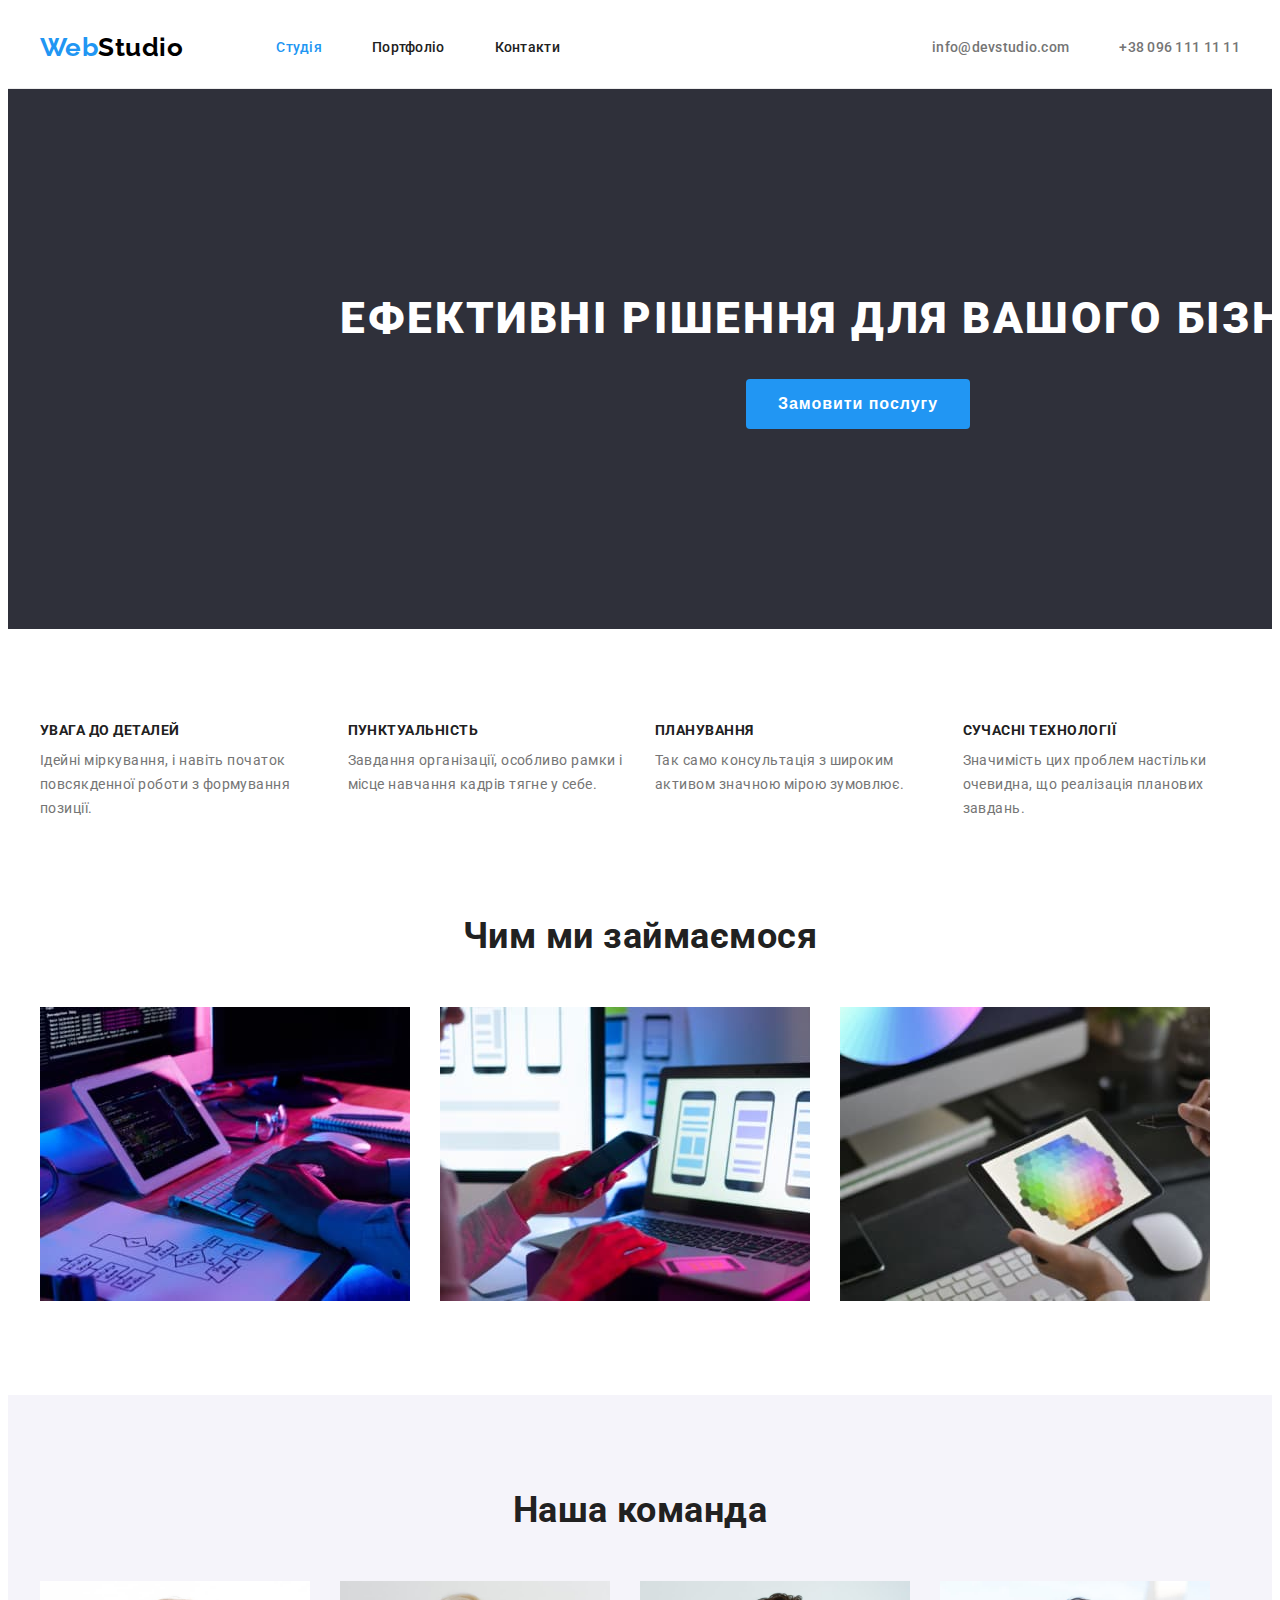
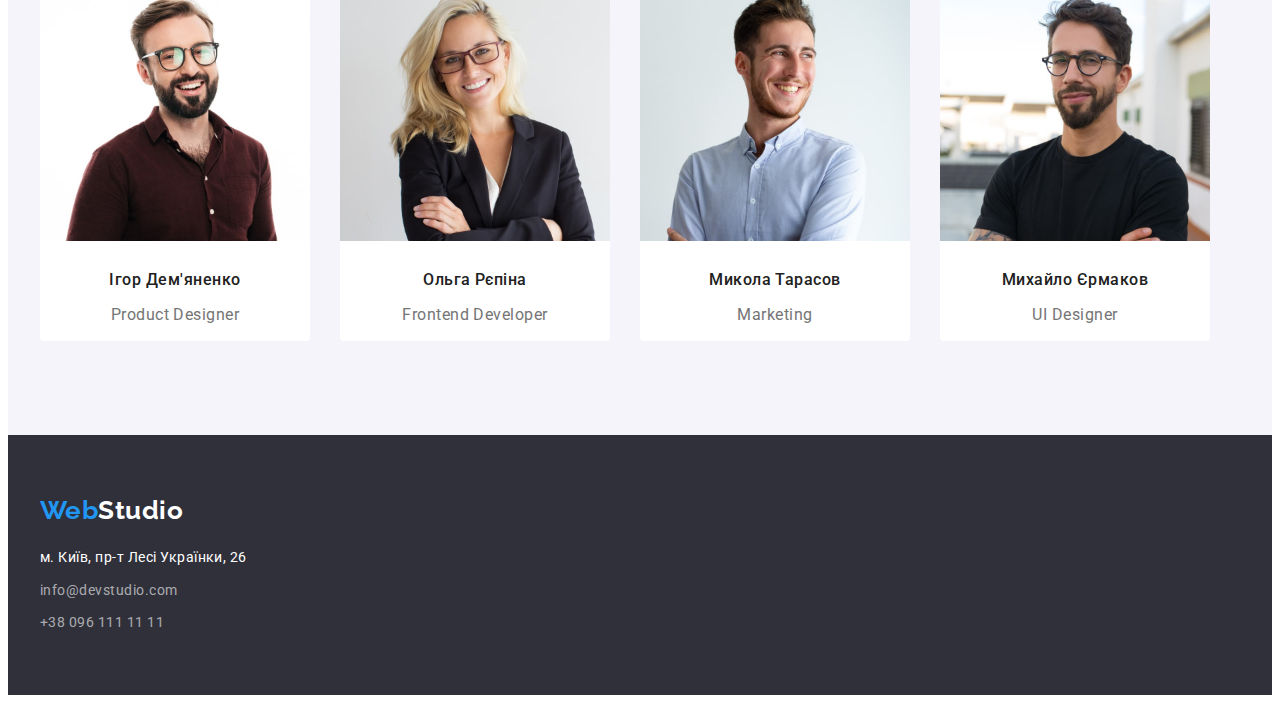
<file: index.html>
<!DOCTYPE html>
<html lang="uk">
  <head>
    <meta charset="utf-8" />
    <meta http-equiv="x-ua-compatible" content="ie=edge" />
    <meta name="viewport" content="width=device-width, initial-scale=1.0" />
    <title>Студія</title>
    <link
      rel="stylesheet"
      href="https://cdnjs.cloudflare.com/ajax/libs/modern-normalize/1.1.0/modern-normalize.min.css"
      integrity="sha512-wpPYUAdjBVSE4KJnH1VR1HeZfpl1ub8YT/NKx4PuQ5NmX2tKuGu6U/JRp5y+Y8XG2tV+wKQpNHVUX03MfMFn9Q=="
      crossorigin="anonymous"
      referrerpolicy="no-referrer"
    />
    <link rel="stylesheet" href="./css/styles.css" />
    <link rel="preconnect" href="https://fonts.googleapis.com" />
    <link rel="preconnect" href="https://fonts.gstatic.com" crossorigin />
    <link
      href="https://fonts.googleapis.com/css2?family=Raleway:wght@700&family=Roboto:wght@400;500;700;900&display=swap"
      rel="stylesheet"
    />
  </head>
  <body>
    <!-- Header -->
    <header class="page-header">
      <div class="container nav-container">
        <nav class="main-nav">
          <a href="./index.html" class="header-logo link"><span class="accent">Web</span>Studio</a>
          <ul class="list nav-list">
            <li class="item"><a href="./index.html" class="nav-link link current">Студія</a></li>
            <li class="item"><a href="./portfolio.html" class="nav-link link">Портфоліо</a></li>
            <li class="item"><a href="" class="nav-link link">Контакти</a></li>
          </ul>
        </nav>
        <ul class="list contact-list">
          <li class="item">
            <a href="mailto:info@devstudio.com" class="nav-link link">info@devstudio.com</a>
          </li>
          <li class="item">
            <a href="tel:+380961111111" class="nav-link link">+38 096 111 11 11</a>
          </li>
        </ul>
      </div>
    </header>
    <main>
      <!-- Hero -->
      <section class="hero-section">
        <div class="container hero-container">
          <h1 class="hero-title">Ефективні рішення для вашого бізнесу</h1>
          <button type="button" class="hero-btn">Замовити послугу</button>
        </div>
      </section>
      <!-- Features -->
      <section class="section features">
        <h2 class="visually-hidden">Особливості</h2>
        <ul class="list container features-container">
          <li class="item">
            <h3 class="features-title">Увага до деталей</h3>
            <p class="features-text">
              Ідейні міркування, і навіть початок повсякденної роботи з формування позиції.
            </p>
          </li>
          <li class="item">
            <h3 class="features-title">Пунктуальність</h3>
            <p class="features-text">
              Завдання організації, особливо рамки і місце навчання кадрів тягне у себе.
            </p>
          </li>
          <li class="item">
            <h3 class="features-title">Планування</h3>
            <p class="features-text">
              Так само консультація з широким активом значною мірою зумовлює.
            </p>
          </li>
          <li class="item">
            <h3 class="features-title">Сучасні технології</h3>
            <p class="features-text">
              Значимість цих проблем настільки очевидна, що реалізація планових завдань.
            </p>
          </li>
        </ul>
      </section>
      <!-- Work -->
      <section class="section no-padding">
        <div class="container">
          <h2 class="section-title">Чим ми займаємося</h2>
          <ul class="list work-list">
            <li class="item">
              <img
                class="work-image"
                src="./images/img-list-1.jpg"
                alt="Написання коду"
                width="370"
                height="294"
              />
            </li>
            <li class="item">
              <img
                class="work-image"
                src="./images/img-list-2.jpg"
                alt="Мобільні додатки"
                width="370"
                height="294"
              />
            </li>
            <li class="item">
              <img
                class="work-image"
                src="./images/img-list-3.jpg"
                alt="Розробка дизайну"
                width="370"
                height="294"
              />
            </li>
          </ul>
        </div>
      </section>
      <!-- Team -->
      <section class="team section">
        <div class="container">
          <h2 class="section-title">Наша команда</h2>
          <ul class="list team-list">
            <li class="item">
              <img
                class="team-image"
                src="./images/img-team-1.jpg"
                alt="Ігор Дем'яненк фото"
                width="270"
                height="260"
              />
              <h3 class="team-name">Ігор Дем'яненко</h3>
              <p lang="en" class="team-position">Product Designer</p>
            </li>
            <li class="item">
              <img
                class="team-image"
                src="./images/img-team-2.jpg"
                alt="Ольга Рєпіна фото"
                width="270"
                height="260"
              />
              <h3 class="team-name">Ольга Рєпіна</h3>
              <p lang="en" class="team-position">Frontend Developer</p>
            </li>
            <li class="item">
              <img
                class="team-image"
                src="./images/img-team-3.jpg"
                alt="Микола Тарасов фото"
                width="270"
                height="260"
              />
              <h3 class="team-name">Микола Тарасов</h3>
              <p lang="en" class="team-position">Marketing</p>
            </li>
            <li class="item">
              <img
                class="team-image"
                src="./images/img-team-4.jpg"
                alt="Михайло Єрмаков фото"
                width="270"
                height="260"
              />
              <h3 class="team-name">Михайло Єрмаков</h3>
              <p lang="en" class="team-position">UI Designer</p>
            </li>
          </ul>
        </div>
      </section>
    </main>
    <!-- Footer -->
    <footer class="footer">
      <div class="container">
        <a href="./index.html" class="footer-logo link"><span class="accent">Web</span>Studio</a>
        <address class="address-list">
          <ul class="list">
            <li class="item">
              <a
                href="https://goo.gl/maps/oFrESirGFiArBrEv5"
                target="_blank"
                rel="noopener noreferrer"
                class="address-link link"
                >м. Київ, пр-т Лесі Українки, 26</a
              >
            </li>
            <li class="item">
              <a href="mailto:info@devstudio.com" class="contact-link link">info@devstudio.com</a>
            </li>
            <li class="item">
              <a href="tel:+380961111111" class="contact-link link">+38 096 111 11 11</a>
            </li>
          </ul>
        </address>
      </div>
    </footer>
  </body>
</html>
</file>
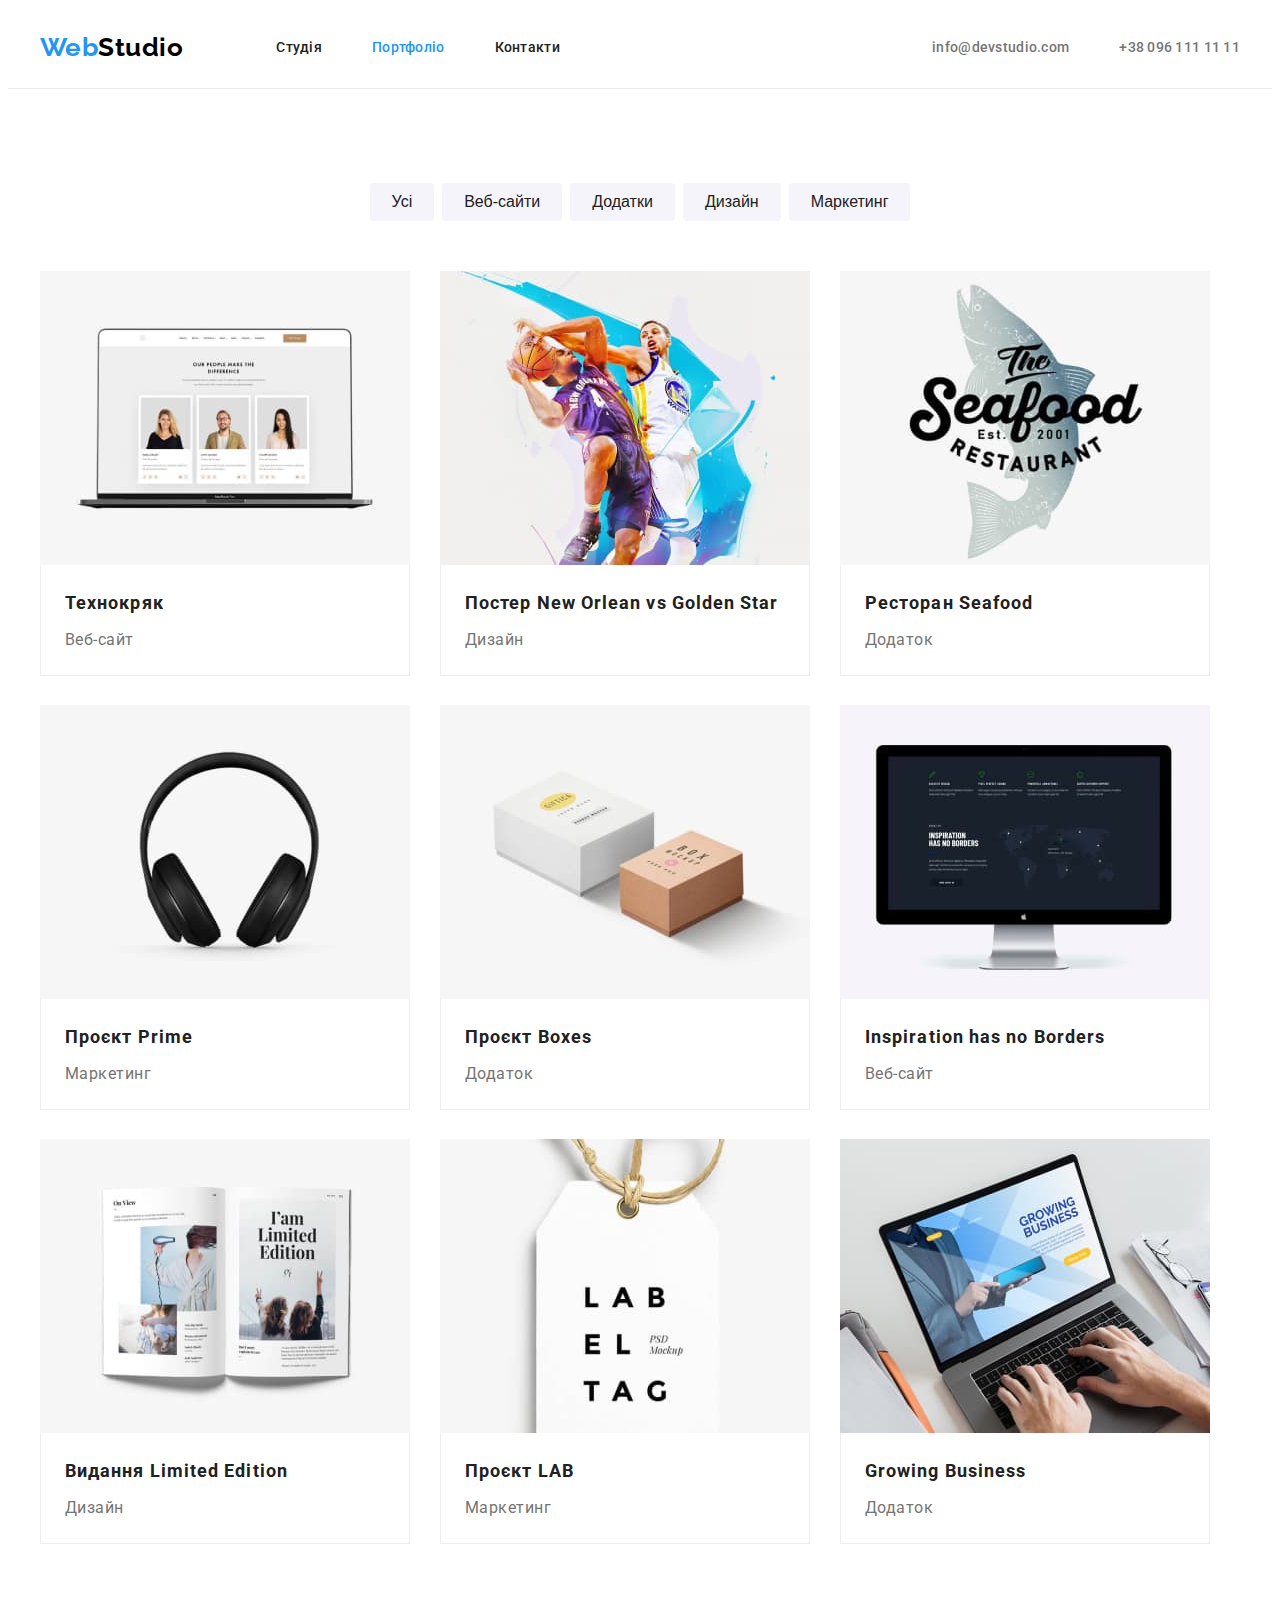
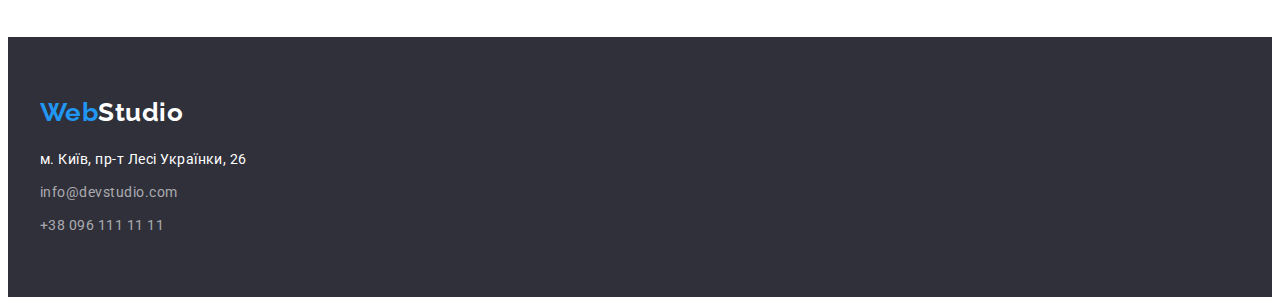
<file: portfolio.html>
<!DOCTYPE html>
<html lang="uk">
  <head>
    <meta charset="utf-8" />
    <meta http-equiv="x-ua-compatible" content="ie=edge" />
    <meta name="viewport" content="width=device-width, initial-scale=1.0" />
    <title>Портфоліо</title>
    <link
      rel="stylesheet"
      href="https://cdnjs.cloudflare.com/ajax/libs/modern-normalize/1.1.0/modern-normalize.min.css"
      integrity="sha512-wpPYUAdjBVSE4KJnH1VR1HeZfpl1ub8YT/NKx4PuQ5NmX2tKuGu6U/JRp5y+Y8XG2tV+wKQpNHVUX03MfMFn9Q=="
      crossorigin="anonymous"
      referrerpolicy="no-referrer"
    />
    <link rel="stylesheet" href="./css/styles.css" />
    <link rel="preconnect" href="https://fonts.googleapis.com" />
    <link rel="preconnect" href="https://fonts.gstatic.com" crossorigin />
    <link
      href="https://fonts.googleapis.com/css2?family=Raleway:wght@700&family=Roboto:wght@400;500;700;900&display=swap"
      rel="stylesheet"
    />
  </head>
  <body>
    <header class="page-header">
      <div class="container nav-container">
        <nav class="main-nav">
          <a href="./index.html" class="header-logo link"><span class="accent">Web</span>Studio</a>
          <ul class="list nav-list">
            <li class="item"><a href="./index.html" class="nav-link link">Студія</a></li>
            <li class="item">
              <a href="./portfolio.html" class="nav-link link current">Портфоліо</a>
            </li>
            <li class="item"><a href="" class="nav-link link">Контакти</a></li>
          </ul>
        </nav>
        <ul class="list contact-list">
          <li class="item">
            <a href="mailto:info@devstudio.com" class="nav-link link">info@devstudio.com</a>
          </li>
          <li class="item">
            <a href="tel:+380961111111" class="nav-link link">+38 096 111 11 11</a>
          </li>
        </ul>
      </div>
    </header>

    <main>
      <!-- Portfolio -->
      <section class="portfolio section">
        <div class="container">
          <h1 class="visually-hidden">Портфоліо</h1>
          <ul class="list filter-list">
            <li class="item"><button type="button" class="filter-btn">Усі</button></li>
            <li class="item"><button type="button" class="filter-btn">Веб-сайти</button></li>
            <li class="item"><button type="button" class="filter-btn">Додатки</button></li>
            <li class="item"><button type="button" class="filter-btn">Дизайн</button></li>
            <li class="item"><button type="button" class="filter-btn">Маркетинг</button></li>
          </ul>
          <ul class="list portfolio-list">
            <li class="card">
              <a href="" class="link">
                <img
                  class="portfolio-image"
                  src="./images/img-portfolio-1.jpg"
                  alt="Сторінка сайту Технокряк"
                  width="370"
                  height="294"
                />
                <div class="card-text">
                  <h2 class="portfolio-title">Технокряк</h2>
                  <p class="portfolio-text">Веб-сайт</p>
                </div>
              </a>
            </li>
            <li class="card">
              <a href="" class="link">
                <img
                  class="portfolio-image"
                  src="./images/img-portfolio-2.jpg"
                  alt="Постер"
                  width="370"
                  height="294"
                />
                <div class="card-text">
                  <h2 class="portfolio-title">
                    Постер <span lang="en">New Orlean vs Golden Star</span>
                  </h2>
                  <p class="portfolio-text">Дизайн</p>
                </div>
              </a>
            </li>
            <li class="card">
              <a href="" class="link">
                <img
                  class="portfolio-image"
                  src="./images/img-portfolio-3.jpg"
                  alt="Ресторан логотип"
                  width="370"
                  height="294"
                />
                <div class="card-text">
                  <h2 class="portfolio-title">Ресторан <span lang="en">Seafood</span></h2>
                  <p class="portfolio-text">Додаток</p>
                </div>
              </a>
            </li>
            <li class="card">
              <a href="" class="link">
                <img
                  class="portfolio-image"
                  src="./images/img-portfolio-4.jpg"
                  alt="Навушники"
                  width="370"
                  height="294"
                />
                <div class="card-text">
                  <h2 class="portfolio-title">Проєкт <span lang="en">Prime</span></h2>
                  <p class="portfolio-text">Маркетинг</p>
                </div>
              </a>
            </li>
            <li class="card">
              <a href="" class="link">
                <img
                  class="portfolio-image"
                  src="./images/img-portfolio-5.jpg"
                  alt="Дві коробки"
                  width="370"
                  height="294"
                />
                <div class="card-text">
                  <h2 class="portfolio-title">Проєкт <span lang="en">Boxes</span></h2>
                  <p class="portfolio-text">Додаток</p>
                </div>
              </a>
            </li>
            <li class="card">
              <a href="" class="link">
                <img
                  class="portfolio-image"
                  src="./images/img-portfolio-6.jpg"
                  alt="Сторінка сайту"
                  width="370"
                  height="294"
                />
                <div class="card-text">
                  <h2 lang="en" class="portfolio-title">Inspiration has no Borders</h2>
                  <p class="portfolio-text">Веб-сайт</p>
                </div>
              </a>
            </li>
            <li class="card">
              <a href="" class="link">
                <img
                  class="portfolio-image"
                  src="./images/img-portfolio-7.jpg"
                  alt="Розворот журналу"
                  width="370"
                  height="294"
                />
                <div class="card-text">
                  <h2 class="portfolio-title">Видання <span lang="en">Limited Edition</span></h2>
                  <p class="portfolio-text">Дизайн</p>
                </div>
              </a>
            </li>
            <li class="card">
              <a href="" class="link">
                <img
                  class="portfolio-image"
                  src="./images/img-portfolio-8.jpg"
                  alt="Бірка Лаб"
                  width="370"
                  height="294"
                />
                <div class="card-text">
                  <h2 class="portfolio-title">Проєкт <span lang="en">LAB</span></h2>
                  <p class="portfolio-text">Маркетинг</p>
                </div>
              </a>
            </li>
            <li class="card">
              <a href="" class="link">
                <img
                  class="portfolio-image"
                  src="./images/img-portfolio-9.jpg"
                  alt="Сторінка додатку"
                  width="370"
                  height="294"
                />
                <div class="card-text">
                  <h2 lang="en" class="portfolio-title">Growing Business</h2>
                  <p class="portfolio-text">Додаток</p>
                </div>
              </a>
            </li>
          </ul>
        </div>
      </section>
    </main>
    <!-- Footer -->
    <footer class="footer">
      <div class="container">
        <a href="./index.html" class="footer-logo link"><span class="accent">Web</span>Studio</a>
        <address class="address-list">
          <ul class="list">
            <li class="item">
              <a
                href="https://goo.gl/maps/oFrESirGFiArBrEv5"
                target="_blank"
                rel="noopener noreferrer"
                class="address-link link"
                >м. Київ, пр-т Лесі Українки, 26</a
              >
            </li>
            <li class="item">
              <a href="mailto:info@devstudio.com" class="contact-link link">info@devstudio.com</a>
            </li>
            <li class="item">
              <a href="tel:+380961111111" class="contact-link link">+38 096 111 11 11</a>
            </li>
          </ul>
        </address>
      </div>
    </footer>
  </body>
</html>
</file>
<file: css/styles.css>
:root {
  --primaty-white-color: #ffffff;
  --primary-text-color: #212121;
  --secondary-text-color: #757575;
  --accent-color: #2196f3;
  --primary-background-color: #2f303a;
  --secondary-background-color: #f5f4fa;
}

/* * {
  outline: 1px solid tomato;
} */

body {
  color: var(--primary-text-color);
  background-color: var(--primaty-white-color);

  font-family: 'Roboto', sans-serif;
  letter-spacing: 0.03em;
}

h1,
h2,
h3,
h4,
h5,
h6 {
  margin: 0;
}

.link {
  text-decoration: none;
}

.list {
  list-style: none;
  padding: 0;
  margin: 0;
}

.visually-hidden {
  position: absolute;
  width: 1px;
  height: 1px;
  margin: -1px;
  border: 0;
  padding: 0;

  white-space: nowrap;
  clip-path: inset(100%);
  clip: rect(0 0 0 0);
  overflow: hidden;
}

.container {
  width: 1200px;
  margin-left: auto;
  margin-right: auto;
  padding-left: 15px;
  padding-right: 15px;
}

/* Logo */

.header-logo {
  color: #000000;

  font-family: 'Raleway';
  font-weight: 700;
  font-size: 26px;
  line-height: 1.2;
}

.accent {
  color: var(--accent-color);
}

/* Navigation */

.page-header {
  border-bottom: 1px solid #ececec;
}

.nav-container {
  display: flex;
  align-items: center;
}

.main-nav {
  display: flex;
  align-items: center;
}

.nav-list {
  display: flex;
  margin-left: 93px;
}

.nav-list .item + .item {
  margin-left: 50px;
}

.contact-list {
  display: flex;
  margin-left: auto;
}

.contact-list .item + .item {
  margin-left: 50px;
}

.contact-list .link {
  color: var(--secondary-text-color);
}

.nav-link {
  display: block;
  padding-top: 32px;
  padding-bottom: 32px;

  color: var(--primary-text-color);

  font-weight: 500;
  font-size: 14px;
  line-height: 1.14;
  letter-spacing: 0.02em;
}

.nav-link:hover,
.nav-link:focus {
  color: var(--accent-color);
}

.nav-link.current {
  color: var(--accent-color);
}

/* Hero */

.hero-section {
  background-color: var(--primary-background-color);
  color: var(--primaty-white-color);

  text-align: center;
}

.hero-container {
  padding: 200px 250px;

  text-align: center;
}

.hero-title {
  margin-bottom: 30px;

  font-weight: 900;
  font-size: 44px;
  line-height: 1.36;
  letter-spacing: 0.06em;
  text-transform: uppercase;
}

.hero-btn {
  display: inline-block;
  padding: 10px 32px;

  background-color: var(--accent-color);
  color: inherit;
  border: none;
  border-radius: 4px;

  font-weight: 700;
  font-size: 16px;
  line-height: 1.9;
  letter-spacing: 0.06em;

  cursor: pointer;
}

/* Section */

.section {
  padding-top: 94px;
  padding-bottom: 94px;
}

.section.no-padding {
  padding-top: 0;
}

.section-title {
  margin-bottom: 50px;

  color: var(--primary-text-color);

  font-size: 36px;
  line-height: 1.17;
  text-align: center;
}

/* Features */

.features-container {
  display: flex;
}

.features-container .item {
  width: calc((100% - 90px) / 4);
}

.features-container .item + .item {
  margin-left: 30px;
}

.features-title {
  margin-bottom: 10px;
  color: var(--primary-text-color);

  font-size: 14px;
  line-height: 1.14;
  text-transform: uppercase;
}

.features-text {
  margin: 0;

  color: var(--secondary-text-color);

  font-size: 14px;
  line-height: 1.7;
}

/* Work */

.work-list {
  display: flex;
}

.work-list .item {
}

.work-list .item + .item {
  margin-left: 30px;
}

.work-image {
  display: block;
}

/* Team */

.team.section {
  background-color: var(--secondary-background-color);
}

.team-list {
  display: flex;

  text-align: center;
}

.team-list .item {
  border-radius: 0 0 4px 4px;
  background-color: var(--primaty-white-color);
}

.team-list .item + .item {
  margin-left: 30px;
}

.team-image {
  display: block;
  margin-bottom: 30px;
}

.team-name {
  margin-bottom: 10px;

  color: var(--primary-text-color);

  font-weight: 500;
  font-size: 16px;
  line-height: 1.17;
}

.team-position {
  color: var(--secondary-text-color);

  font-size: 16px;
  line-height: 1.2;
}

/* Footer */

.footer {
  background-color: var(--primary-background-color);
}

.footer .container {
  padding-top: 60px;
  padding-bottom: 60px;
}

.footer-logo {
  display: block;
  margin-bottom: 20px;

  color: var(--primaty-white-color);

  font-family: 'Raleway';
  font-weight: 700;
  font-size: 26px;
  line-height: 1.2;
}

.address-list {
  font-style: normal;
}

.address-list .item:not(:last-child) {
  margin-bottom: 9px;
}

.address-link,
.contact-link {
  display: block;

  color: var(--primaty-white-color);

  font-weight: 400;
  font-size: 14px;
  line-height: 1.7;
}

.contact-link {
  color: rgba(255, 255, 255, 0.6);
}

.address-link:hover,
.address-link:focus,
.contact-link:hover,
.contact-link:focus {
  color: var(--accent-color);
}

/* Portfolio */

.filter-list {
  display: flex;
  justify-content: center;
  margin-bottom: 50px;
}

.filter-list .item + .item {
  margin-left: 8px;
}

.filter-btn {
  display: inline-block;
  border: none;
  border-radius: 4px;
  padding: 6px 22px;

  background-color: var(--secondary-background-color);
  color: var(--primary-text-color);

  text-align: center;
  font-weight: 500;
  font-size: 16px;
  line-height: 1.62;

  cursor: pointer;
}

.filter-btn:hover,
.filter-btn:focus {
  background-color: var(--accent-color);
  color: var(--primaty-white-color);
}

.portfolio-list {
  display: flex;
  flex-wrap: wrap;
}

.portfolio-list .card {
  max-width: calc((100% - 60px) / 3);
  max-height: 404px;
  margin-right: 30px;
  margin-bottom: 30px;
}

.portfolio-list .card:nth-child(3n) {
  margin-right: 0;
}

.portfolio-list .card:nth-last-child(-n + 3) {
  margin-bottom: 0;
}

.portfolio-title {
  margin-bottom: 4px;

  color: var(--primary-text-color);

  letter-spacing: 0.06em;
  font-size: 18px;
  line-height: 2;
}

.portfolio-text {
  margin: 0;

  color: var(--secondary-text-color);

  font-size: 16px;
  line-height: 1.9;
}

.portfolio-image {
  display: block;
}

.card-text {
  padding: 20px 24px;
  border: 1px solid #eeeeee;
  border-top: 0;
}
</file>
